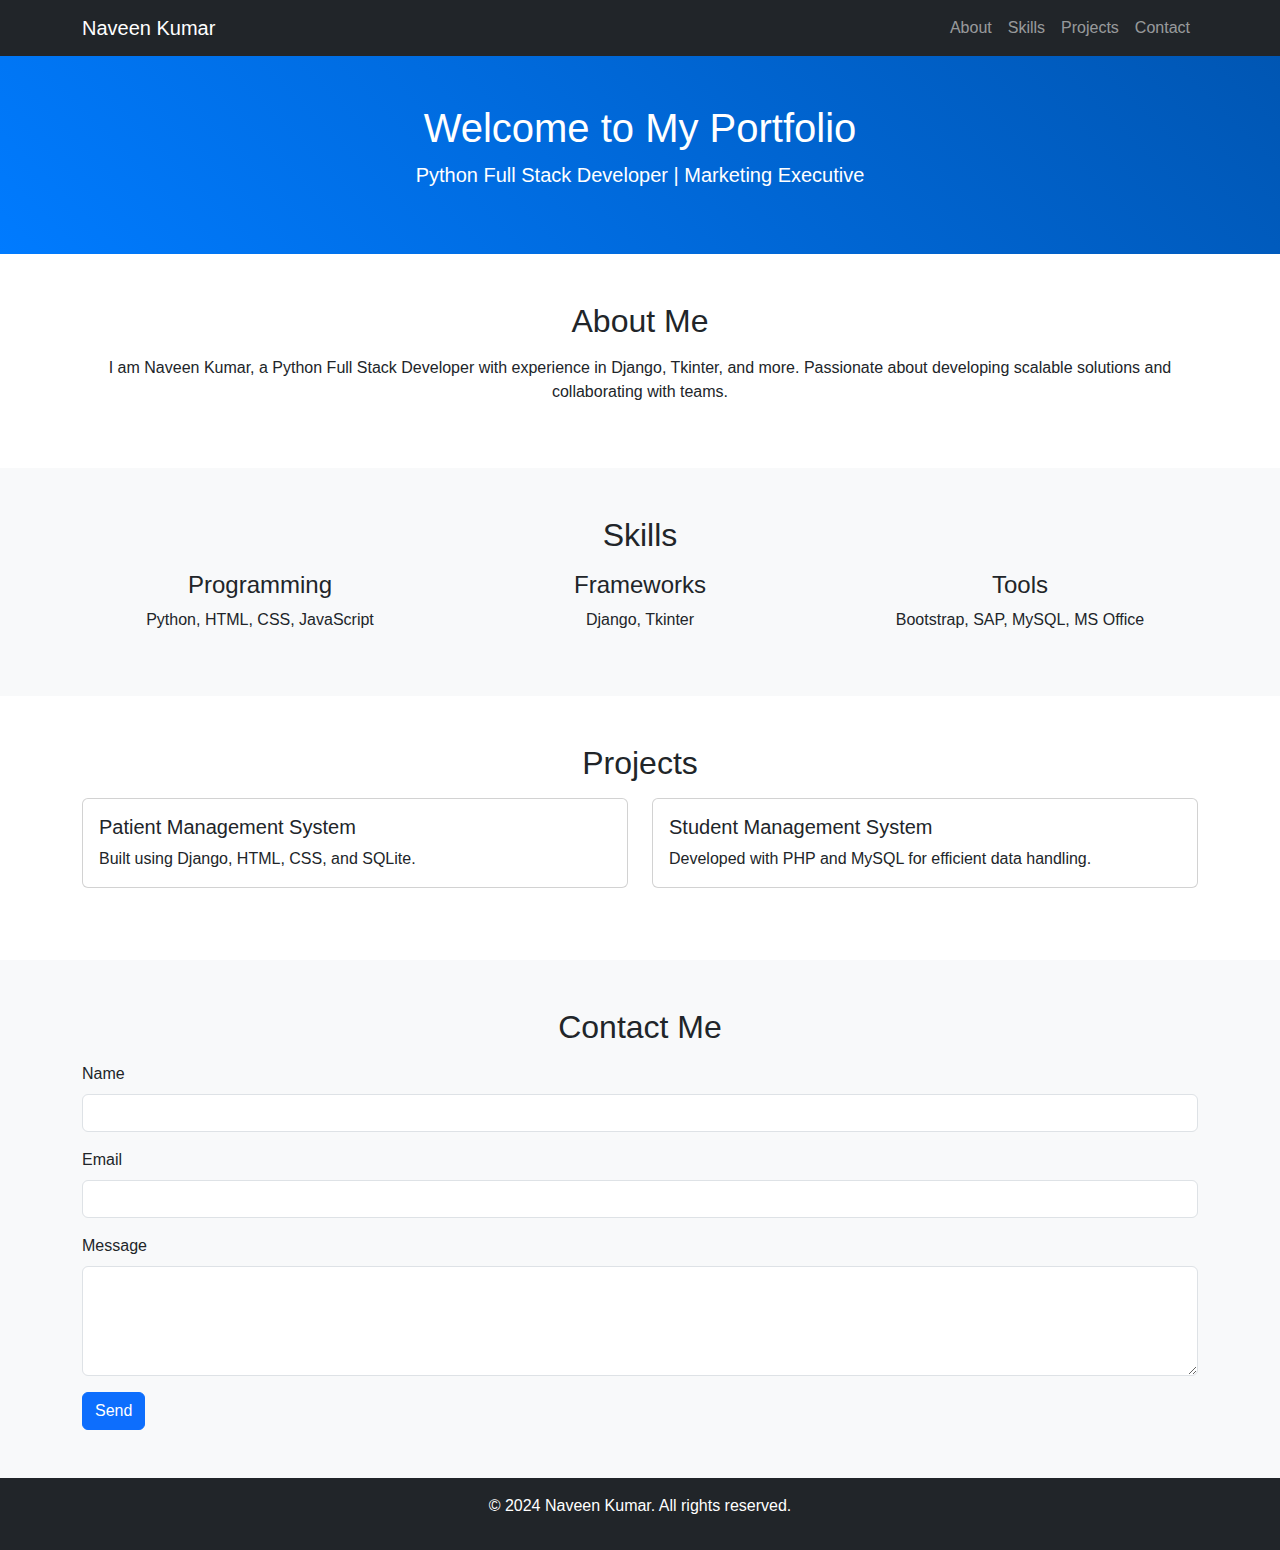
<file: gpt/index.html>
<!DOCTYPE html>
<html lang="en">
<head>
  <meta charset="UTF-8">
  <meta name="viewport" content="width=device-width, initial-scale=1.0">
  <title>Naveen Kumar | Portfolio</title>
  <link href="https://cdn.jsdelivr.net/npm/bootstrap@5.3.0-alpha1/dist/css/bootstrap.min.css" rel="stylesheet">
  <link rel="stylesheet" href="style.css">
</head>
<body>
  <nav class="navbar navbar-expand-lg navbar-dark bg-dark">
    <div class="container">
      <a class="navbar-brand" href="#">Naveen Kumar</a>
      <button class="navbar-toggler" type="button" data-bs-toggle="collapse" data-bs-target="#navbarNav">
        <span class="navbar-toggler-icon"></span>
      </button>
      <div class="collapse navbar-collapse" id="navbarNav">
        <ul class="navbar-nav ms-auto">
          <li class="nav-item"><a class="nav-link" href="#about">About</a></li>
          <li class="nav-item"><a class="nav-link" href="#skills">Skills</a></li>
          <li class="nav-item"><a class="nav-link" href="#projects">Projects</a></li>
          <li class="nav-item"><a class="nav-link" href="#contact">Contact</a></li>
        </ul>
      </div>
    </div>
  </nav>

  <header class="bg-primary text-white text-center py-5">
    <div class="container">
      <h1>Welcome to My Portfolio</h1>
      <p class="lead">Python Full Stack Developer | Marketing Executive</p>
    </div>
  </header>

  <section id="about" class="py-5">
    <div class="container">
      <h2 class="text-center">About Me</h2>
      <p class="text-center">I am Naveen Kumar, a Python Full Stack Developer with experience in Django, Tkinter, and more. Passionate about developing scalable solutions and collaborating with teams.</p>
    </div>
  </section>

  <section id="skills" class="bg-light py-5">
    <div class="container">
      <h2 class="text-center">Skills</h2>
      <div class="row text-center">
        <div class="col-md-4"><h4>Programming</h4><p>Python, HTML, CSS, JavaScript</p></div>
        <div class="col-md-4"><h4>Frameworks</h4><p>Django, Tkinter</p></div>
        <div class="col-md-4"><h4>Tools</h4><p>Bootstrap, SAP, MySQL, MS Office</p></div>
      </div>
    </div>
  </section>

  <section id="projects" class="py-5">
    <div class="container">
      <h2 class="text-center">Projects</h2>
      <div class="row">
        <div class="col-md-6">
          <div class="card mb-4">
            <div class="card-body">
              <h5 class="card-title">Patient Management System</h5>
              <p class="card-text">Built using Django, HTML, CSS, and SQLite.</p>
            </div>
          </div>
        </div>
        <div class="col-md-6">
          <div class="card mb-4">
            <div class="card-body">
              <h5 class="card-title">Student Management System</h5>
              <p class="card-text">Developed with PHP and MySQL for efficient data handling.</p>
            </div>
          </div>
        </div>
      </div>
    </div>
  </section>

  <section id="contact" class="bg-light py-5">
    <div class="container">
      <h2 class="text-center">Contact Me</h2>
      <form id="contact-form">
        <div class="mb-3">
          <label for="name" class="form-label">Name</label>
          <input type="text" class="form-control" id="name" required>
        </div>
        <div class="mb-3">
          <label for="email" class="form-label">Email</label>
          <input type="email" class="form-control" id="email" required>
        </div>
        <div class="mb-3">
          <label for="message" class="form-label">Message</label>
          <textarea class="form-control" id="message" rows="4" required></textarea>
        </div>
        <button type="submit" class="btn btn-primary">Send</button>
      </form>
    </div>
  </section>

  <footer class="bg-dark text-white text-center py-3">
    <p>&copy; 2024 Naveen Kumar. All rights reserved.</p>
  </footer>

  <script src="https://cdn.jsdelivr.net/npm/bootstrap@5.3.0-alpha1/dist/js/bootstrap.bundle.min.js"></script>
  <script src="script.js"></script>
</body>
</html>
</file>
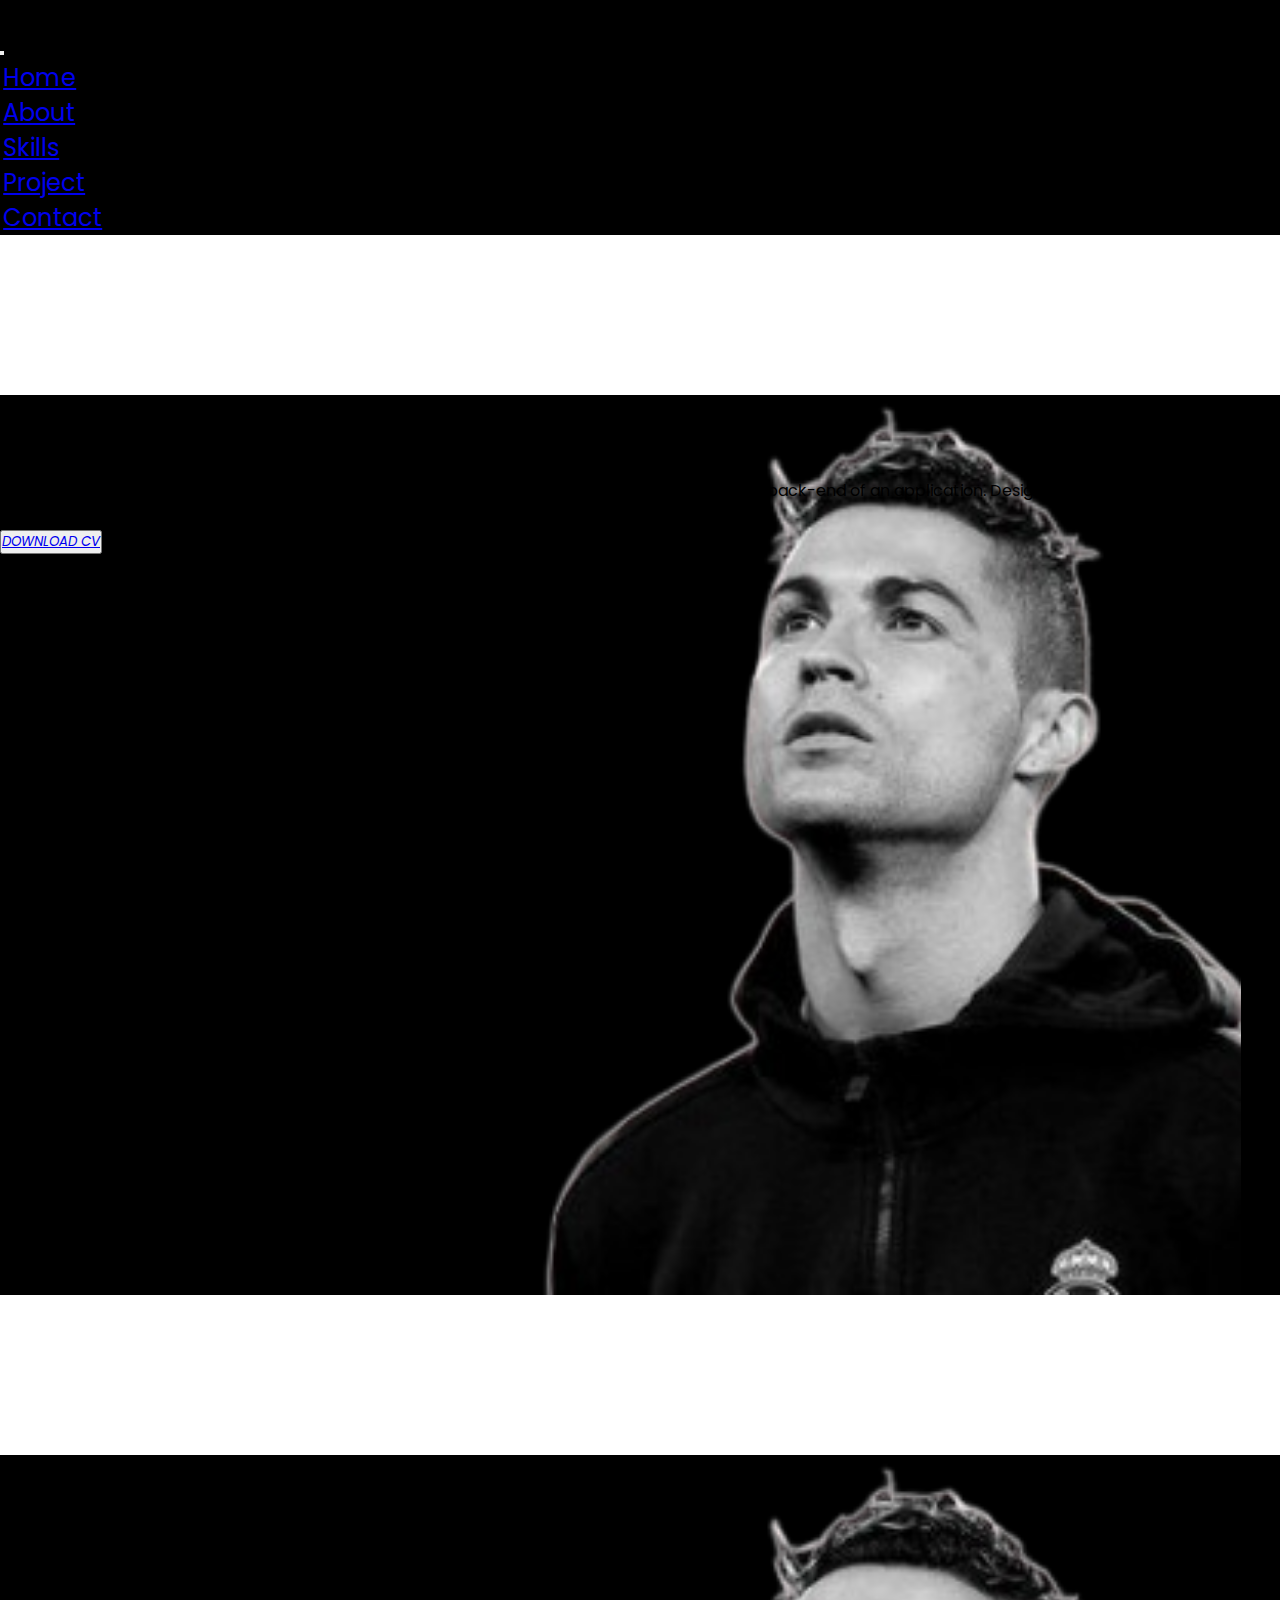
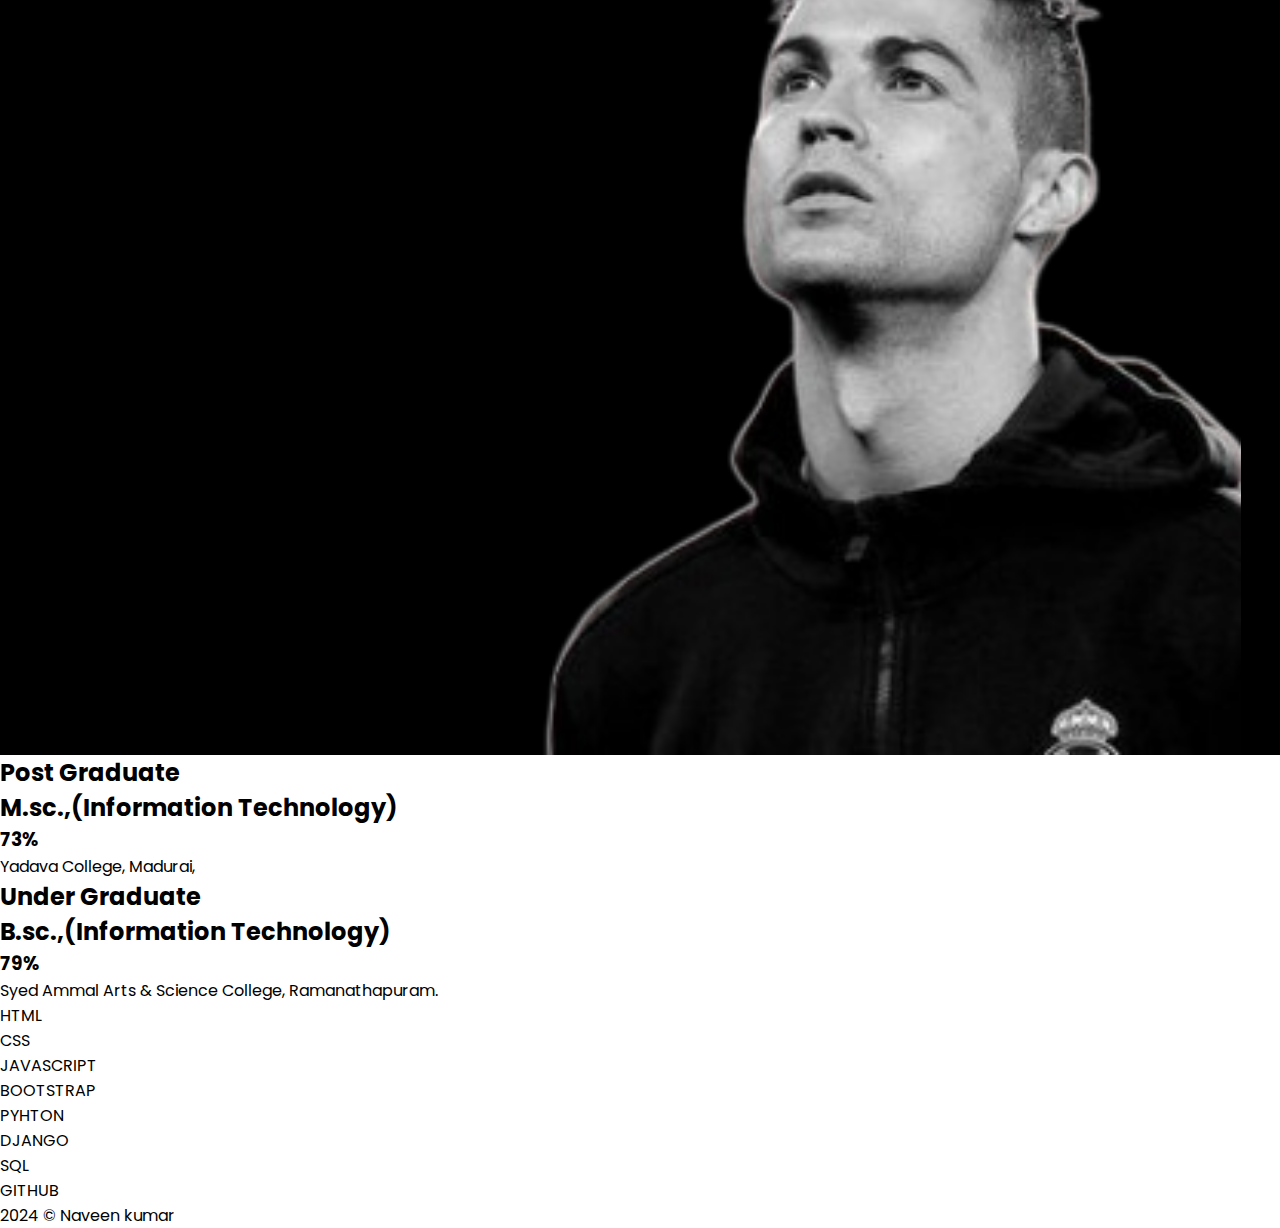
<file: MyPortfolio/index.html>
<!DOCTYPE html>
<html lang="en">
<head>
    <meta charset="UTF-8">
    <meta name="viewport" content="width=device-width, initial-scale=1.0">
    <title>Naveen Kumar | Portfolio</title>
    <link rel="icon" href="/MyPortfolio/images/boy.png">
    <link rel="stylesheet" href="/MyPortfolio/index.css">
    <link rel="preconnect" href="https://fonts.googleapis.com">
    <link rel="preconnect" href="https://fonts.gstatic.com" crossorigin>
    <link href="https://fonts.googleapis.com/css2?family=Poppins:ital,wght@0,100;0,200;0,300;0,400;0,500;0,600;0,700;0,800;0,900;1,100;1,200;1,300;1,400;1,500;1,600;1,700;1,800;1,900&display=swap" rel="stylesheet">
    <link rel="stylesheet" href="https://cdnjs.cloudflare.com/ajax/libs/font-awesome/6.6.0/css/all.min.css" integrity="sha512-Kc323vGBEqzTmouAECnVceyQqyqdsSiqLQISBL29aUW4U/M7pSPA/gEUZQqv1cwx4OnYxTxve5UMg5GT6L4JJg==" crossorigin="anonymous" referrerpolicy="no-referrer" />
    <link href="https://cdn.jsdelivr.net/npm/bootstrap@5.0.2/dist/css/bootstrap.min.css" rel="stylesheet" integrity="sha384-EVSTQN3/azprG1Anm3QDgpJLIm9Nao0Yz1ztcQTwFspd3yD65VohhpuuCOmLASjC" crossorigin="anonymous">
</head>
<body>
    <!-- heading -->
    <header>
        <nav class="navbar navbar-expand-lg dark-black p-5 position-fixed top-0 w-100 z-3">
            <div class="container">
                <h2 class="text-white">Naveen kumar</h2>
                <button class="navbar-toggler" type="button" data-bs-toggle="collapse" data-bs-target="#navbarToggler">
                    <i class="fa-solid fa-bars text-white"></i>
                </button>
                <div class="navbar-collapse collapse mt-3 mt-lg-0"id="navbarToggler">
                    <ul class="navbar-nav ms-auto">
                        <li class="nav-item me-lg-5" ><a href="#"class="nav-link text-white">Home</a></li>
                        <li class="nav-item me-lg-5" ><a href="#"class="nav-link text-white">About</a></li>
                        <li class="nav-item me-lg-5" ><a href="#"class="nav-link text-white">Skills</a></li>
                        <li class="nav-item me-lg-5" ><a href="#"class="nav-link text-white">Project</a></li>
                        <li class="nav-item me-lg-5" ><a href="#"class="nav-link text-white">Contact</a></li>
                    </ul>
            
                </div>
            </div>
        </nav>    

    </header>
    <!--hero main -->
    <main>
        <section id="hero-section"class="hero-section mt-100 container-fluid position-relative">
           <div class="hero-section-overlay position-absolute">

           </div>
            <div class="container d-flex justify-content-center align-items-left flex-column mt-100">
                <h1 class="text-white fw-semibold text-center text-sm-start mt-100">I'm Naveen Kumar</h1>
                <h2 class="text-white mt-4 mt-lg-5 fw-light text-left"><span class="typing-text">Python FullStack Developer</span></h2>
                <p>I am a dedicated and skilled Junior Python Full Stack Developer.Works on both the front-end and back-end of an application. Designing and
                    developing the user interface of a web application.</p>
             
                <button class="btn"><i class="fa-solid fa-file"><a href="/MyPortfolio/assets/NAVEEN-RESUME.pdf" download="NAVEEN-RESUME.pdf">DOWNLOAD CV</a></i></button>
            </div>
         </section>
        <section id="about-section" class="hero-section mt-100 container-fluid position-relative">
            <div class="container">
                <div class="row justify-content-center">
                    <div class="col-6">

                    </div>
                    <div class="col-6">
                        <div class="skills-main-div">
                            <h3 calss="fw-600 mb-5">Skills</h3>
                            <div class="skills-div">
                                
                            </div>
                        </div>

                    </div>

                </div>
            </div>

        </section>
    </main>

     <!-- skills -->
      <section class="skills">
        <div class="Education">
            <div class="PG">
                <h2>Post Graduate</h2>
                <h2>M.sc.,(Information Technology)</h2>
                <h3>73%</h3>
                <p>Yadava College, Madurai,</p>
            </div>
            <div class="UG">
                <h2>Under Graduate</h2>
                <h2>B.sc.,(Information Technology)</h2>
                <h3>79%</h3>
                <p>Syed Ammal Arts & Science College, Ramanathapuram.</p>
            </div>

        </div>
        <div class="skill">
            <ul>
                <li>HTML</li>
                <li>CSS</li>
                <li>JAVASCRIPT</li>
                <li>BOOTSTRAP</li>
                <li>PYHTON</li>
                <li>DJANGO</li>
                <li>SQL</li>
                <li>GITHUB</li>
            </ul>

        </div>
      </section>
      <!-- projects -->
       <section>
        <div class="medical">

        </div>
        <div class="patient">

        </div>
        <div class="webpage">

        </div>
        <div class="tkinter">

        </div>
       </section>
       <!-- contact -->
        <section>
            <span>

            </span>

        </section>
        <footer>
            <div class="foot">
                <p>2024 &copy; Naveen kumar</p>
            </div>
        </footer>
        <script src="https://cdn.jsdelivr.net/npm/bootstrap@5.0.2/dist/js/bootstrap.bundle.min.js" integrity="sha384-MrcW6ZMFYlzcLA8Nl+NtUVF0sA7MsXsP1UyJoMp4YLEuNSfAP+JcXn/tWtIaxVXM" crossorigin="anonymous"></script>
        <scripr src="/MyPortfolio/index.js"></scripr>
    </body>
</html>
</file>
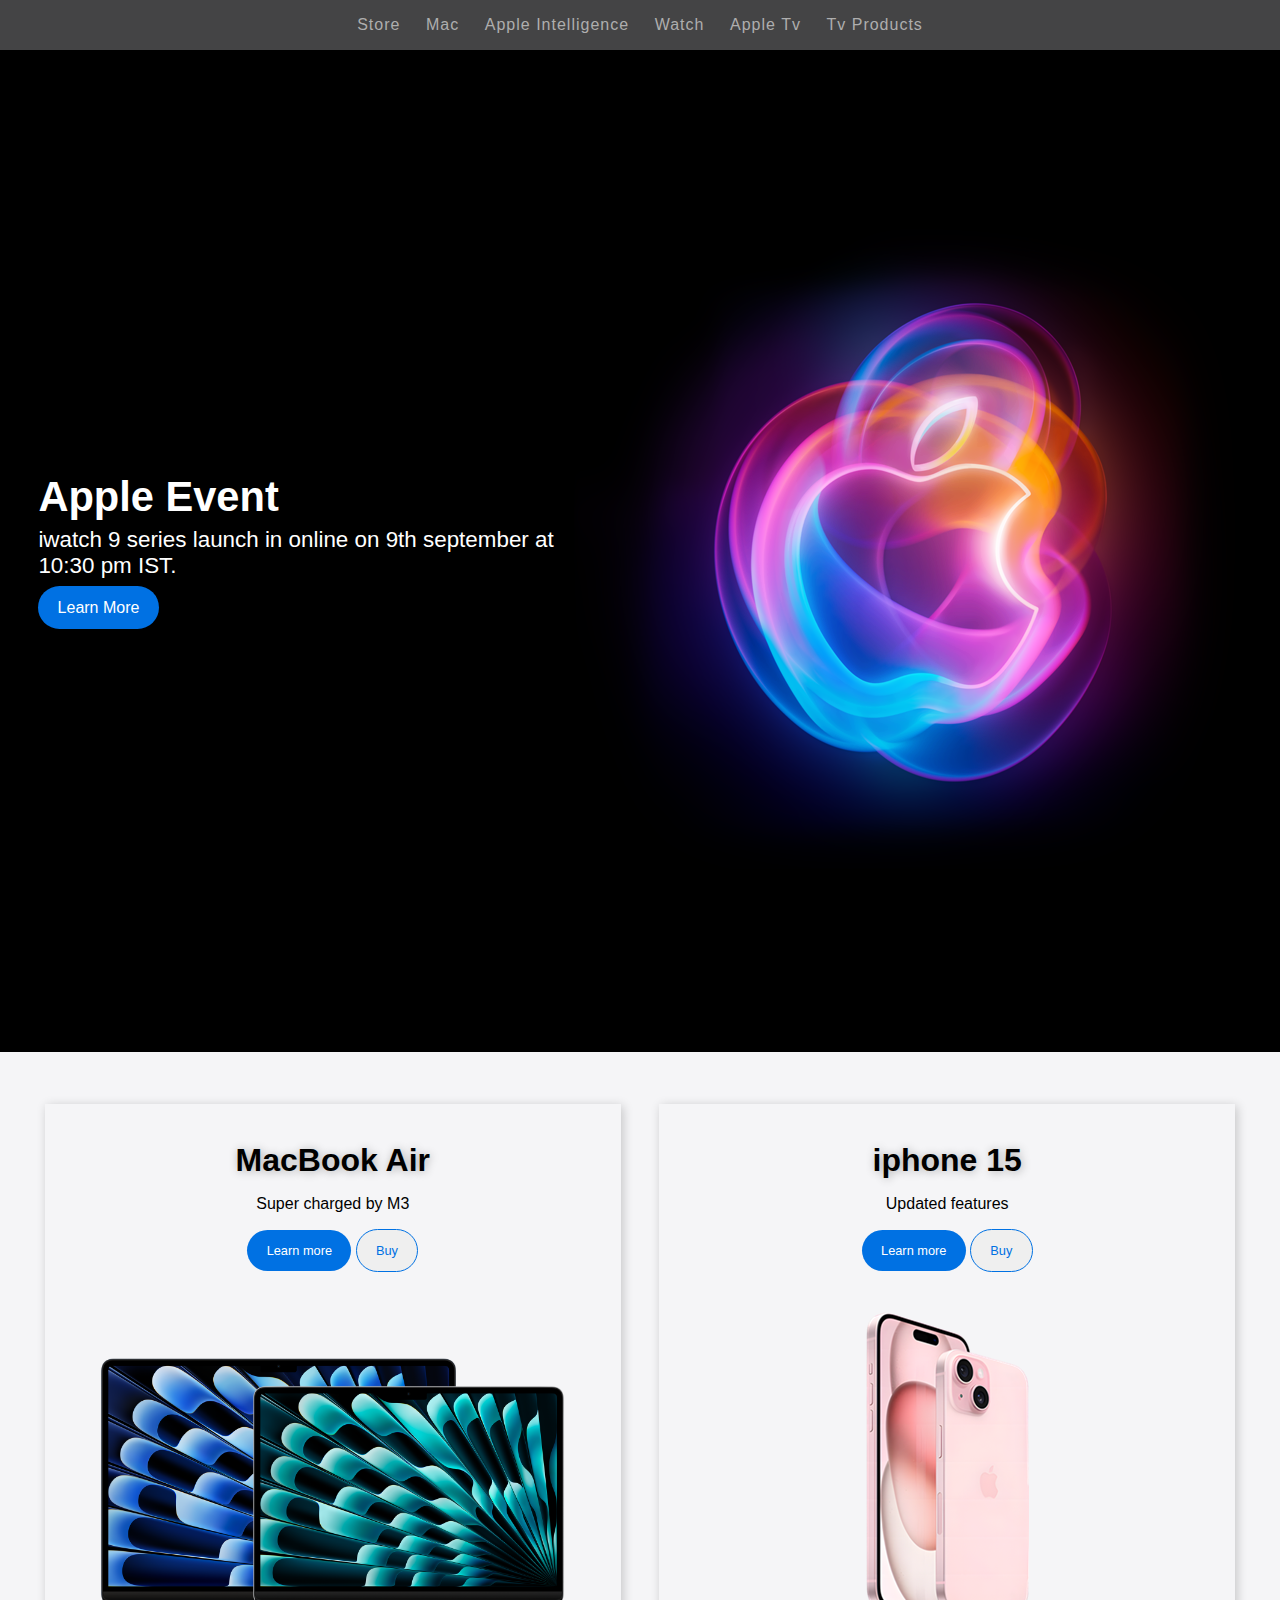
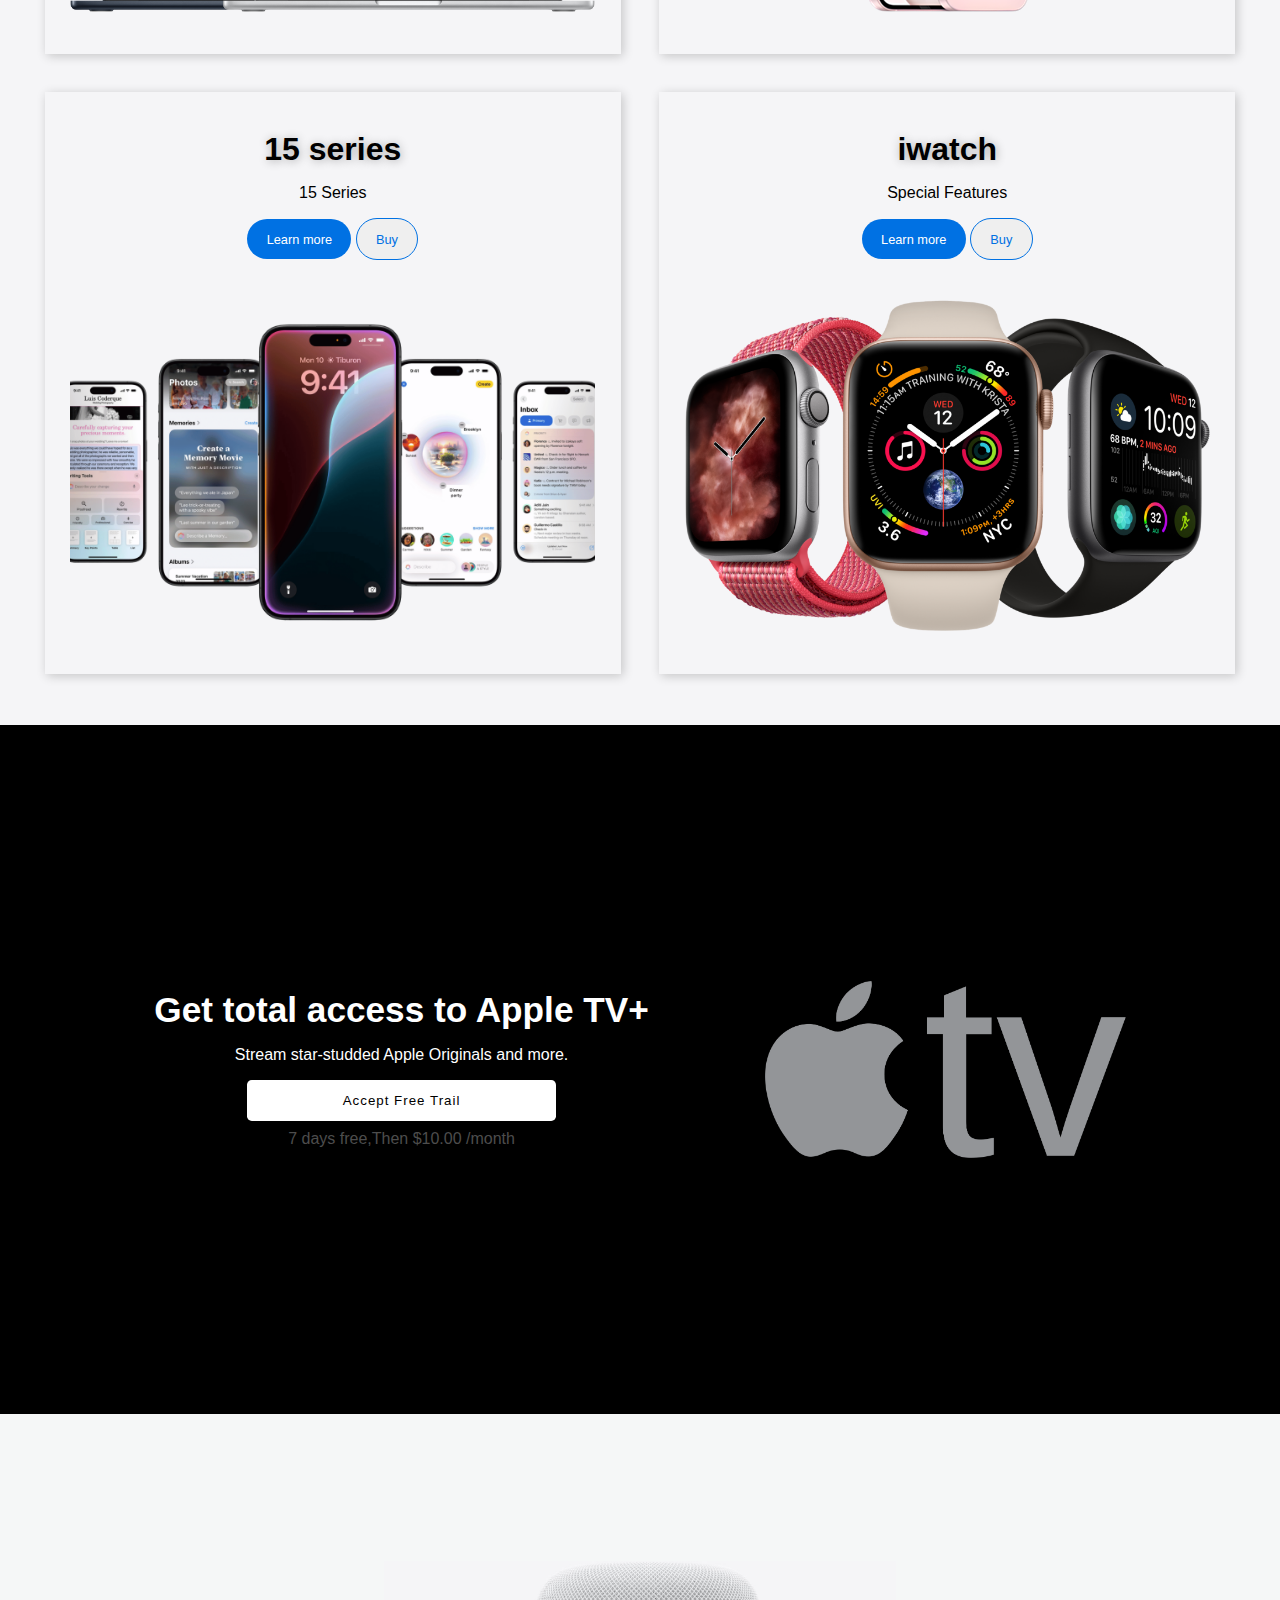
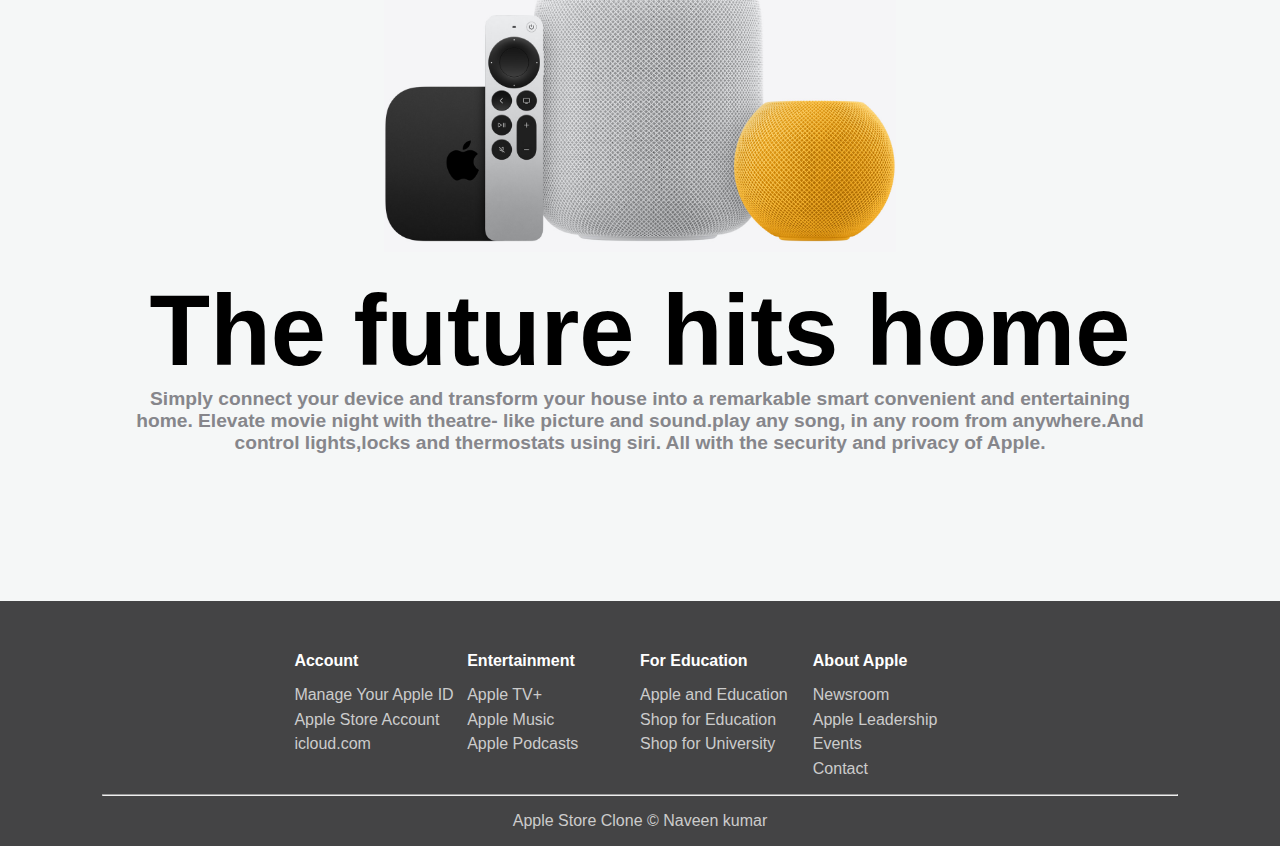
<file: webpage/index.html>
<!DOCTYPE html>
<html lang="en">
<head>
    <meta charset="UTF-8">
    <meta name="viewport" content="width=device-width, initial-scale=1.0">
    <title>Apple</title>
    <link rel="stylesheet" href="/webpage/style.css">
    <link rel="icon" href="/webpage/images/icon.webp">
</head>
<body>
    <header>
        <nav>
            <ul class="nav-links">
                <li class="nav-link"><a href="">Store</a></li>
                <li class="nav-link"><a href="">Mac</a></li>
                <li class="nav-link"><a href="">Apple Intelligence</a></li>
                <li class="nav-link"><a href="">Watch</a></li>
                <li class="nav-link"><a href="">Apple Tv</a></li>
                <li class="nav-link"><a href="">Tv Products</a></li>
            </ul>
        </nav>
    </header>
    <main>
        <!-- Hero section -->
         <section class="hero">
            <div class="hero-container">
                <div class="hero-text">
                    <h1>Apple Event</h1>
                    <p>iwatch 9 series launch in online on 9th september at 10:30 pm IST.</p>
                    <button >Learn More</button>
                </div>    
                    <div class="hero-banner">
                        <img src="/webpage/images/banner.png" alt="banner image">
                    </div>
                
            </div>
         </section>
         <!-- new products -->
          <section class="products">
            <div class="products-container">
                <div class="product-card">
                    <div class="description">
                        <p class="product-title">MacBook Air</p>
                        <p>Super charged by M3</p>
                    
                        <div class="btn-group">
                            <button class="primary">Learn more</button>
                            <button class="secondary">Buy</button>
                        </div>
                    </div> 
                    <div class="img">
                        <img class="product-image" src="/webpage/images/pro/product-1.png" alt="Product">
                    </div>
                </div>

                <div class="product-card">
                    <div class="description">
                        <p class="product-title">iphone 15</p>
                        <p>Updated features</p>
                    
                        <div class="btn-group">
                            <button class="primary">Learn more</button>
                            <button class="secondary">Buy</button>
                        </div>
                    </div> 
                    <div class="img">
                        <img class="product-image" src="/webpage/images/pro/product-2.png" alt="Product">
                    </div>
                </div>

                <div class="product-card">
                    <div class="description">
                        <p class="product-title">15 series</p>
                        <p>15 Series</p>
                    
                        <div class="btn-group">
                            <button class="primary">Learn more</button>
                            <button class="secondary">Buy</button>
                        </div>
                    </div> 
                    <div class="img">
                        <img class="product-image" src="/webpage/images/pro/product-3.png" alt="Product">
                    </div>
                </div>

                                <div class="product-card">
                    <div class="description">
                        <p class="product-title">iwatch</p>
                        <p>Special Features</p>
                    
                        <div class="btn-group">
                            <button class="primary">Learn more</button>
                            <button class="secondary">Buy</button>
                        </div>
                    </div> 
                    <div class="img">
                        <img class="product-image" src="/webpage/images/pro/product-4.png" alt="Product">
                    </div>
                </div>
            </div>
          </section>
          <!-- apple tv -->
           <section class="apple-tv">
            <div class="tv-container">
                <div class="details">
                    <h1 class="title">Get total access to Apple TV+</h1>
                    <p class="desc">Stream star-studded Apple Originals and more.</p>
                    <button class="subscription">Accept Free Trail</button>
                    <p class="price">7 days free,Then $10.00 /month </p>
                </div>
                <img class="tv-logo" src="/webpage/images/tv.png" alt="Tv">
            </div>
           </section>
           <!-- Tv products -->
            <section class="tv-section">
                <div class="product-box">
                    <img src="/webpage/images/tv.jpg" alt="television">
                    <div class="product-desc">
                        <h1>The future hits home</h1>
                        <p>Simply connect your device and transform your house into a remarkable smart convenient and entertaining home. Elevate movie night with theatre- like picture and sound.play any song, in any room from anywhere.And control lights,locks and thermostats using siri. All with the  security and privacy of Apple.</p>
                    </div>
                </div>
            </section>
    </main>
    <!-- footer -->
     <footer class="footer">
        <div class="footer-grid">
            <div class="footer-section">
                <h1 class="footer-title">Account</h1>
                <div class="footer-card">
                    <a href="#">Manage Your Apple ID</a>
                    <a href="#">Apple Store Account</a>
                    <a href="#">icloud.com</a>
                </div> 
            </div>

            <div class="footer-section">
                <h1 class="footer-title">Entertainment</h1>
                <div class="footer-card">
                    <a href="#">Apple TV+</a>
                    <a href="#">Apple Music</a>
                    <a href="#">Apple Podcasts</a>
                </div> 
            </div>

            <div class="footer-section">
                <h1 class="footer-title">For Education</h1>
                <div class="footer-card">
                    <a href="#">Apple and Education</a>
                    <a href="#">Shop for Education</a>
                    <a href="#">Shop for University</a>
                </div> 
            </div>
            
            <div class="footer-section">
                <h1 class="footer-title">About Apple</h1>
                <div class="footer-card">
                    <a href="#">Newsroom</a>
                    <a href="#">Apple Leadership</a>
                    <a href="#">Events</a>
                    <a href="#">Contact</a>
                </div> 
            </div>
        </div>
        <hr/>
        <p>Apple Store Clone &copy; Naveen kumar</p>
     </footer>
     
</body>
</html>
</file>
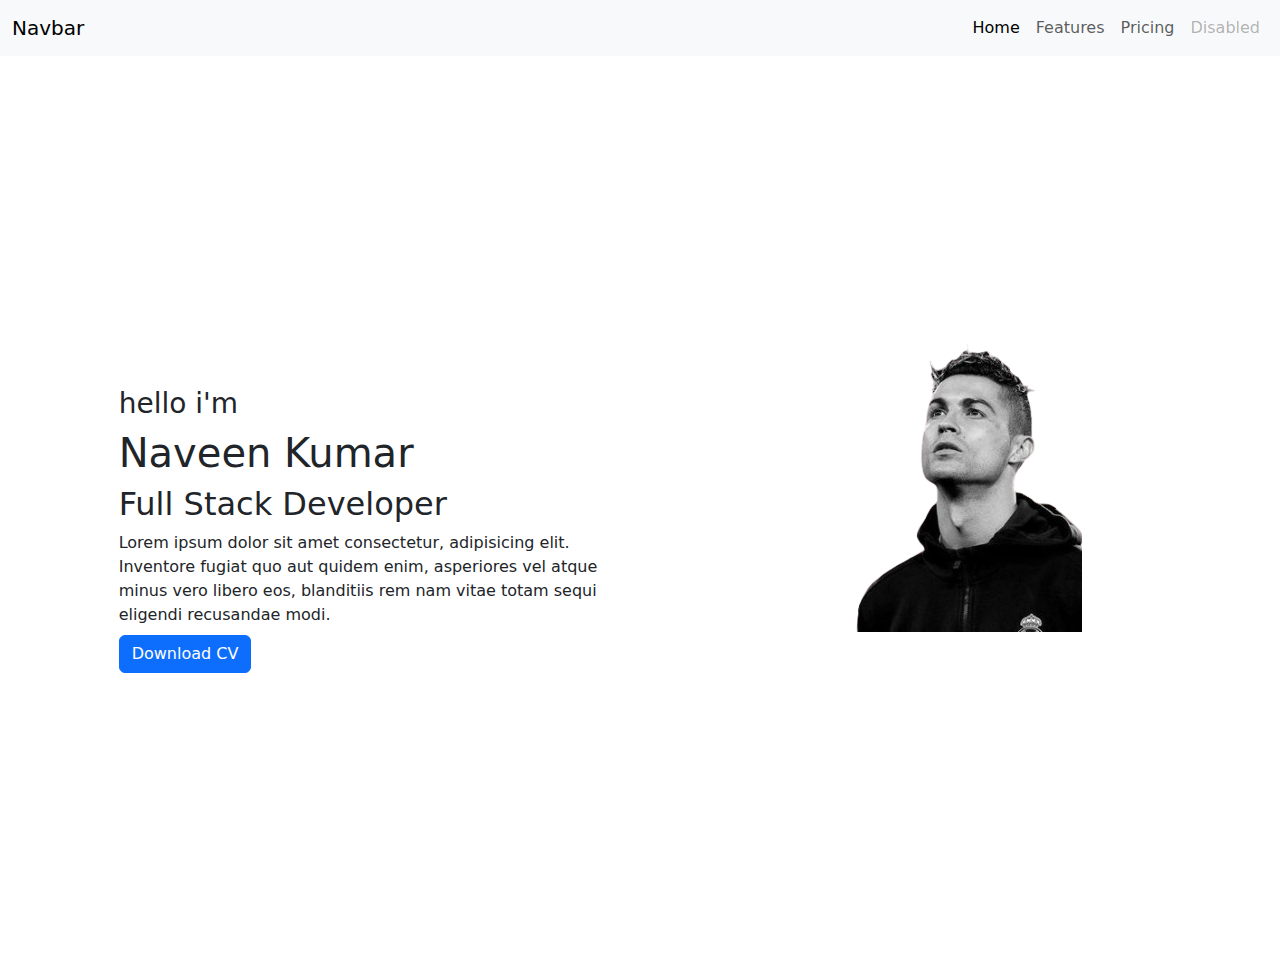
<file: demo/in.html>
<!DOCTYPE html>
<html lang="en">
<head>
    <meta charset="UTF-8">
    <meta name="viewport" content="width=device-width, initial-scale=1.0">
    <title>navbar</title>
    <link href="https://cdn.jsdelivr.net/npm/bootstrap@5.3.3/dist/css/bootstrap.min.css" rel="stylesheet" integrity="sha384-QWTKZyjpPEjISv5WaRU9OFeRpok6YctnYmDr5pNlyT2bRjXh0JMhjY6hW+ALEwIH" crossorigin="anonymous">
    <link rel="stylesheet" href="/demo/in.css">
</head>
<body>
    <nav class="navbar navbar-expand-lg bg-body-tertiary">
        <div class="container-fluid">
          <a class="navbar-brand" href="#">Navbar</a>
          <button class="navbar-toggler" type="button" data-toggle="collapse" data-target="#navbarNav" >
            <span class="navbar-toggler-icon"></span>
          </button>
          <div class="collapse navbar-collapse " id="navbarNav">
            <ul class="navbar-nav ms-auto">
              <li class="nav-item">
                <a class="nav-link active" aria-current="page" href="#">Home</a>
              </li>
              <li class="nav-item">
                <a class="nav-link" href="#">Features</a>
              </li>
              <li class="nav-item">
                <a class="nav-link" href="#">Pricing</a>
              </li>
              <li class="nav-item">
                <a class="nav-link disabled" aria-disabled="true">Disabled</a>
              </li>
            </ul>
          </div>
        </div>
      </nav>
      <section id="home" class="container-fluid col-10 mt-30 ">
        <div class="row ">
            <div class="col-lg-6 col-md-6 col-12 order-1 pt-5">
                <h3>hello i'm</h3>
                <h1>Naveen <span>Kumar</span></h1>
                <h2>Full Stack Developer</h2>
                <p class="my-lg-2 my-3">Lorem ipsum dolor sit amet consectetur, adipisicing elit. Inventore fugiat quo aut quidem enim, asperiores vel atque minus vero libero eos, blanditiis rem nam vitae totam sequi eligendi recusandae modi.</p>
                <button class="btn btn-primary  ">Download CV</button>
                

            </div>
            <div class="col-lg-6 col-md-6 col-12 py-lg-0 py-3 order-sm-2 ">
                <img src="/Portfolio_page/images/rm.png" class="img-fluid" alt="profile image">
            </div>
        </div>
    </section>
      <script src="https://cdn.jsdelivr.net/npm/bootstrap@5.3.3/dist/js/bootstrap.bundle.min.js" integrity="sha384-YvpcrYf0tY3lHB60NNkmXc5s9fDVZLESaAA55NDzOxhy9GkcIdslK1eN7N6jIeHz" crossorigin="anonymous"></script>
</body>
</html>
</file>
<file: gpt/style.css>
body {
    font-family: Arial, sans-serif;
  }
  header {
    background: linear-gradient(45deg, #007bff, #0056b3);
  }
  h2 {
    margin-bottom: 1rem;
  }
</file>
<file: MyPortfolio/index.css>
*{
    margin: 0px;
    padding: 0px;
    box-sizing: border-box;
    font-family:'poppins',sans-serif;
}
html{
    scroll-behavior: smooth;
}
/* css global variables */
:root{
    --bg-color:black;
    --text-color:white;
    --blue-color:rgb(46, 138, 243);
    
    --h1-font:7rem;
    --h2-font:3.2rem;
    --h3-font:2.8rem;
    --h4-font:2.4rem;
    --h5-font:1.8rem;
    --p-font:1.5rem;
    --font-20px:2rem;

}
/* body tag */
.dark-black{
    background-color: var(--bg-color);
}
.mt-100{
    margin-top: 10rem;
}
.mt-2{
    margin-top: 13rem;
}
/* section */
.nav-link{
    font-size:var(--p-font);
    padding: 1rem 0.2rem;
    position:relative;

}
.nav-link::before{
    content: '';
    position:absolute;
    width: 0%;
    height: 0.15rem;
    background-color: var(--text-color);
    bottom:0.2rem;
    left:0;
    visibility: hidden;
    text-align: center;
    transition: all 0.3s ease-in-out;
}

.nav-link:hover::before,.nav-link.active::before{
width:100%;
visibility: visible;
}
.navbar-toggler .fa-solid.fa-bars{
    font-size:2rem;
}
/* hero section bg image */
.hero-section{
    background-image: url(../MyPortfolio/images/rm.png);
    background-size:cover;
    background-color: var(--bg-color);
    background-repeat: no-repeat;
    background-position-x:-5rem ;
    z-index: 1;
    height: 100vh;
}
.hero-section-overlay{
    top:0;
    left:0;
    right:0;
    bottom:0;
    background: linear-gradient(rgba(0,0,0,0.6),rgba(0,0,0,0.6));
    z-index: -1;
}
.hero-section.container{
    height: 86vh;
}
</file>
<file: webpage/style.css>
/*universal selector*/
*{
    margin: 0px;
    padding: 0px;
    box-sizing: border-box;
    font-family: Arial, Helvetica, sans-serif;
}
/*Header */
header{
    width: 100%;
}
nav{
    display: flex;
    align-items: center;
    justify-content: center;
    background-color: #444445;
    padding: 0rem 2rem;
    
}
.nav-links{
    list-style: none;
    display:flex ;
    flex-direction: row;
    align-items: center;
    justify-content: center;
    gap: 1.6em;
    background-color: #444445;
    padding: 1rem;
    flex-grow: 1;

}
.nav-link a{
    display: block;
    color:#aeaeae;
    text-decoration: none;
    letter-spacing: 1px;
    transition: all 0.3s;

}
.nav-link a:hover{
    color: white;
    cursor: pointer;
}
/* hero section*/
.hero{
    background-color: black;
    padding: 3.2rem 2.4rem;
}
.hero-container{
    display: flex;
    flex-direction: row;
    align-items: center;
    justify-content: space-evenly;
    height: 100vh;

}
.hero-text{
    color: white;
}
.hero-text h1{
    font-size: 3.2rem;
    margin-bottom: 0.4rem;

}
.hero-text p{
    font-size: 1.8rem;
    margin-bottom: 0.4rem;
}
.hero-text button{
    border: none;
    padding: 0.8rem 1.2rem;
    color: #fff;
    background-color: #0071e3;
    border-radius: 1.6rem;
    transition: all 0.3s;
}
.hero-text button:hover{
    cursor: pointer;
    background-color: #014283;
}

/* products */

.products{
    padding:3.2rem 2.8rem;
    background-color:#f5f5f7 ;

}
.products-container{
    display: grid;
    grid-template-columns: repeat(2,1fr);
    gap: 2.4rem;
}
.product-card{
    display: flex;
    flex-direction: column;
    align-items: center;
    justify-content: space-between;
    background-color: #f5f5f7;
    padding: 2.4rem 1.6rem;
    box-shadow: 2px 2px 10px rgba(0,0,0,0.2);
    overflow: hidden;
}
.description{
    display: flex;
    flex-direction: column;
    justify-content: center;
    align-items: center;
    gap: 1rem;
}
.product-title{
    font-size: 2rem;
    font-weight: 700;
    text-shadow: 1px 1px 10px rgba(0,0,0,0.3);
}
.btn-group{
    margin-bottom: 2.5rem;
}
.primary,.secondary{
    border: none;
    padding: 0.8rem 1.2rem;
    font-size: 0.8rem;
    border-radius: 1.6rem;
    transition: all 0.3s;
}
.primary{
    color:#fff;
    background-color: #0071e3;
}
.primary:hover{
    color:#fff;
    cursor: pointer;
    background-color: #04509c;
}
.secondary{
    color: #0071e3;
    border: 1px solid #0071e3;
}
.secondary:hover{
    color:white;
    cursor: pointer;
    border: 1px solid #0071e3;
    background-color: #04509c;
}
.product-image{
    
    width:100%;
    transition: all 1s;
}
.product-image:hover{
    transform: scale(1.2);
}
/* television */
.apple-tv{
    background-color: black;
    padding: 16rem 2.4rem;
}
.tv-container{
    display: flex;
    justify-content: space-evenly;
    align-items: center;
}
.tv-container .details{
    color: white;
    display: flex;
    flex-direction: column;
    justify-content: center;
    align-items: center;
}
.tv-container .details .title{
    font-size: 2.8rem;
    margin-bottom: 1.2rem;
}
.tv-container .details .desc{
    font-size: 1.2rem;
    margin-bottom: 1.2rem;

}
.subscription{
    margin-bottom: 0.6rem;
    padding: 1rem 6rem;
    letter-spacing: 1px;
    border: none;
    border-radius: 0.3rem;
    background-color: #ffff;
    transition: all 0.3s;

}
.subscription:hover{
    cursor: pointer;
    background-color: #ccc;

}
.price{
    color: #4d4d4d;
}
.tv-logo{
    width:30%;
}
/* Tv products */
.tv-section{
    padding:8rem 0rem;
    background-color: #f5f7f7;

}
.product-box{
    display: flex;
    flex-direction: column;
    align-items: center;
    padding: 1.2rem 8rem;

}
.product-box img{
    width:50%;
    height: 50%;
    margin-bottom: 1.4rem;
}
.product-desc h1{
    text-align: center;
    font-size: 6.2rem;
    font-weight: 700;
    
}
.product-desc p{
    text-align: center;
    font-size: 1.2rem;
    font-weight: 600;
    color: #86868b;
}
/* footer */
.footer{
    padding: 3.2rem 6.4rem 0rem 6.4rem;
    background-color: #444445;
}
.footer-grid{
    color: #ccc;
    display: grid;
    grid-template-columns: repeat(4,1fr);
    align-items: start;
    padding: 0px 12rem;
}
.footer-title{
    color:#fff;
    font-size: 1rem;
    margin-bottom: 1rem;
}
.footer-card{
    display: flex;
    flex-direction: column;
    justify-content: center;
    align-items: flex-start;
    gap: 0.4rem;
    margin-bottom: 1rem;
}

.footer-card a{
    color:#ccc;
    text-decoration: none;
    transition: all 0.3s;
}
.footer-card a:hover{
    color: #fff;
}
.footer p{
    text-align: center;
    color:#ccc;
    padding: 1rem;
}

/* mediaquery */
@media (max-width:84em){
    .hero-text h1{
        font-size:2.6rem;
        margin-bottom: 0.4rem;
    }
    .hero-text p{
        font-size: 1.4rem;
        margin-bottom: 0.4rem;
    }
    .hero-text button{
        font-size: 1rem;
    }
/* tv */
.tv-container .details{
    color: white;
    display: flex;
    flex-direction: column;
    justify-content: center;
    align-items: center;
}
.tv-container .details .title{
    font-size: 2.2rem;
    margin-bottom: 1rem;
}
.tv-container .details .desc{
    font-size: 1rem;
    margin-bottom: 1rem;

}
.subscription{
    
    padding: 0.8rem 6rem;
    

}
.price{
    color: #4d4d4d;
}

}
</file>
<file: demo/in.css>
.container-fluid .navbar-toggler .navbar-toggler-icon{
    color:black
}
section{
    min-height: 100vh;
    display: flex;
    align-items: center;
    justify-content: center;
}
.nav {
color: white;
}
</file>
